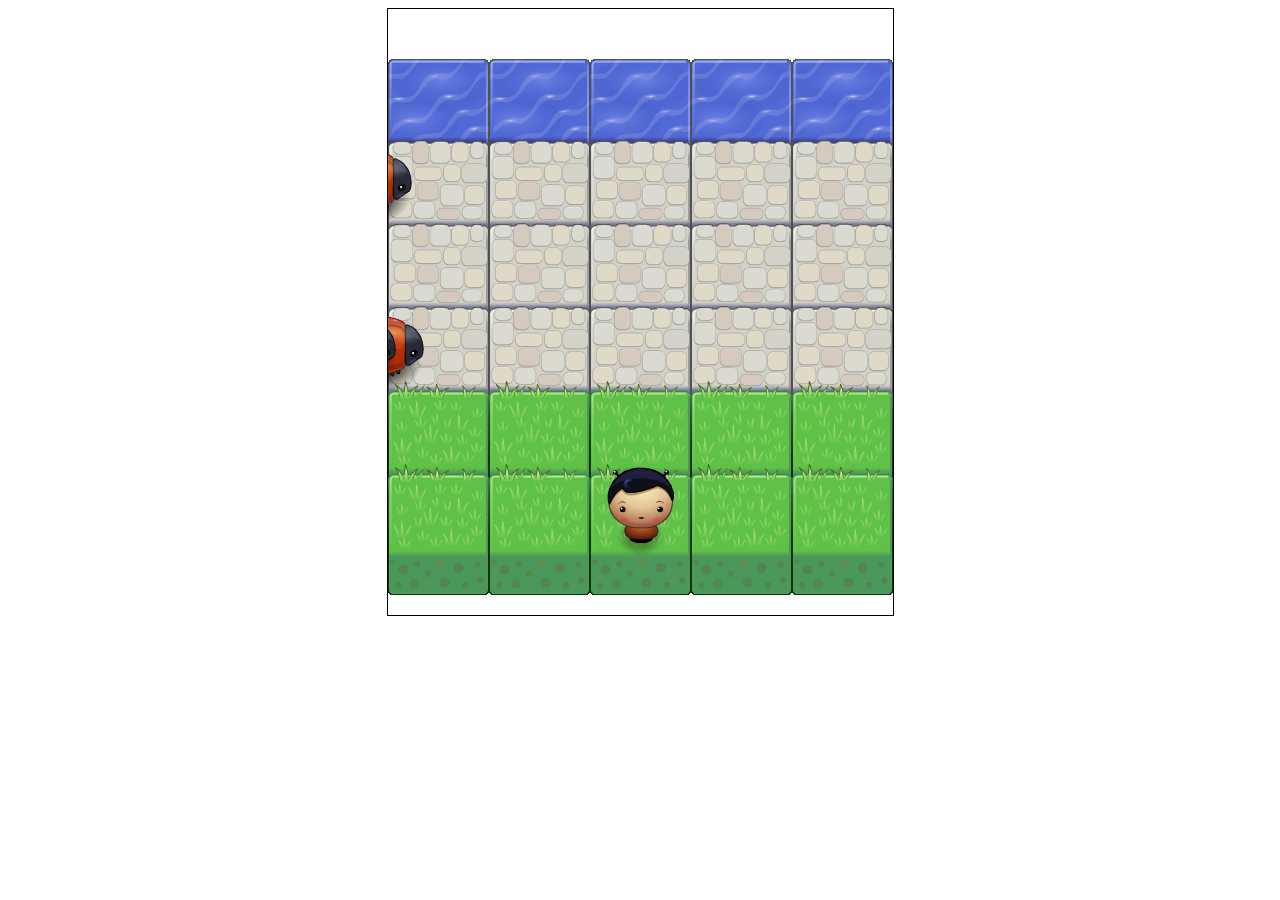
<file: OOPGame/index.html>
<!DOCTYPE html>
<html>
<head>
    <title>Effective JavaScript: Frogger</title>
    <link rel="stylesheet" href="css/style.css">
</head>
<body>
    <script src="js/resources.js"></script>
    <script src="js/board.js"></script>
    <script src="js/app.js"></script>
    <script src="js/engine.js"></script>
</body>
</html>
</file>
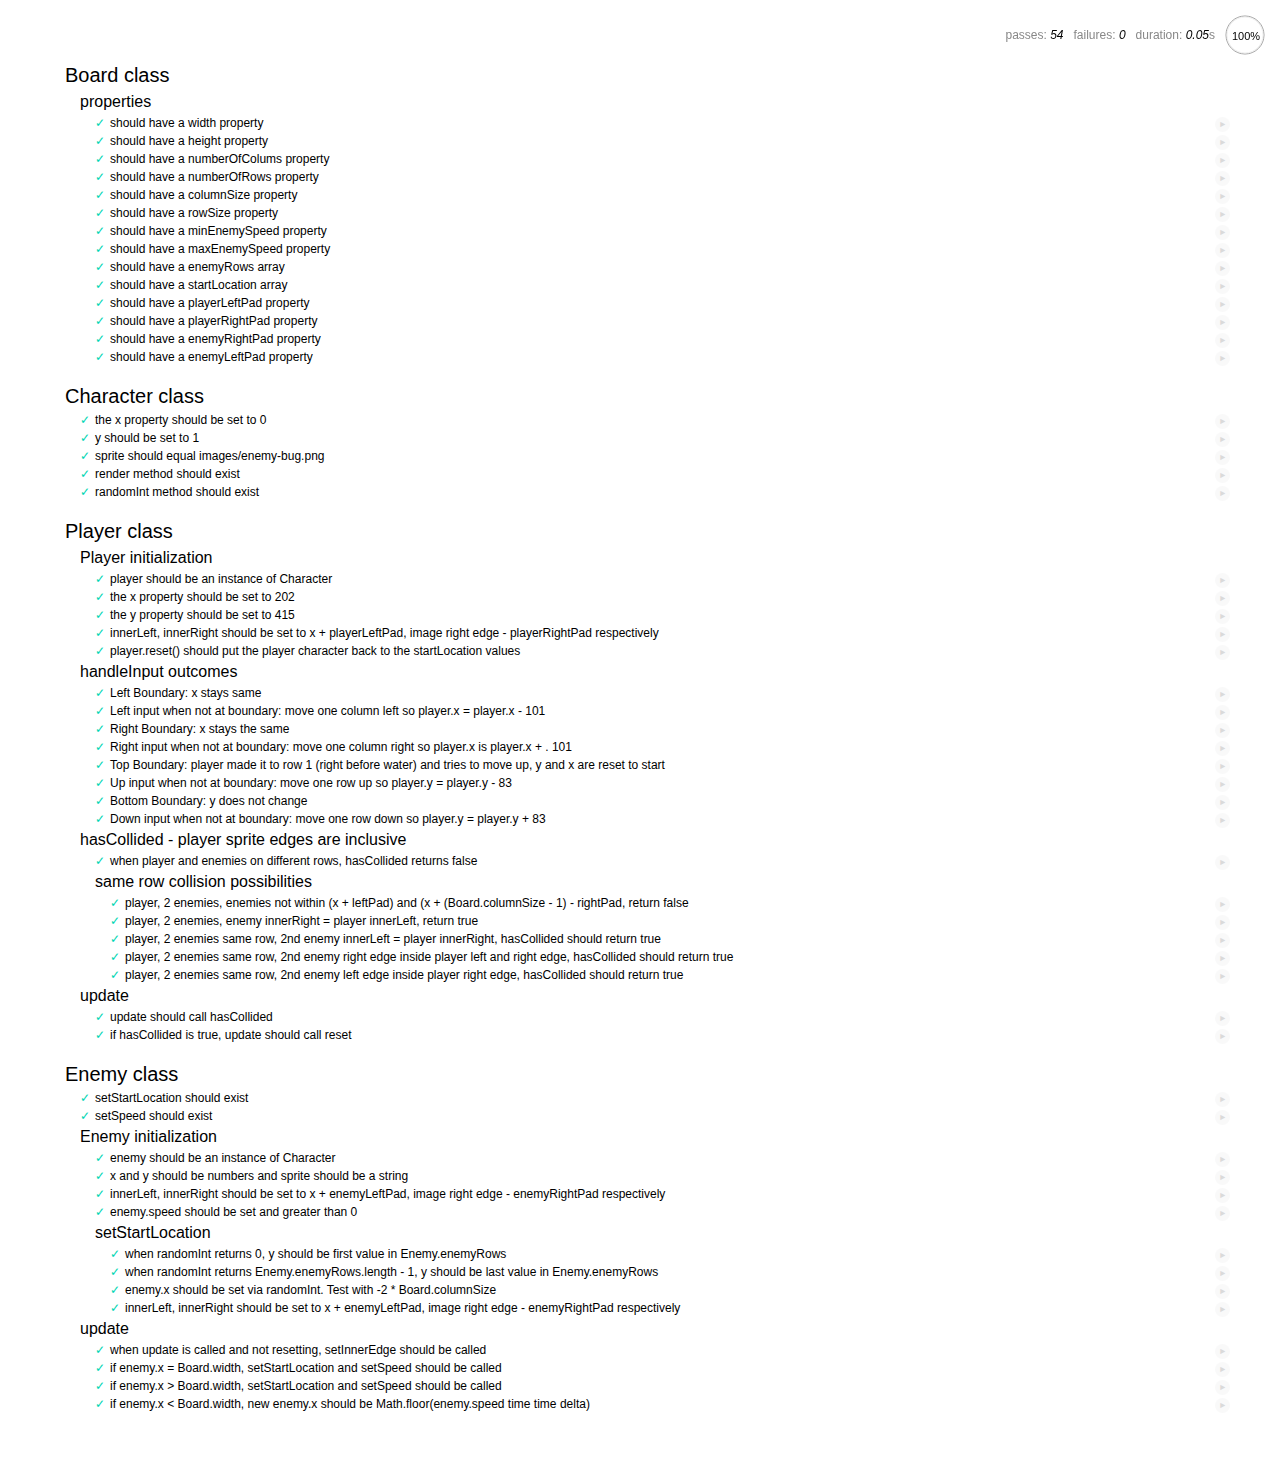
<file: OOPGame/test/tests.html>
<html>
  <head>
    <meta charset="utf-8">
    <title>Mocha Tests</title>
    <link rel="stylesheet" href="vendors/mocha.css" />
  </head>
  <body>
    <div id="mocha"></div>
    <script src="vendors/jquery.js"></script>
    <script src="vendors/chai.js"></script>
    <script src="vendors/sinon.js"></script>
    <script src="vendors/sinon-chai.js"></script>
    <script src="vendors/mocha.js"></script>
    <script src="../js/resources.js"></script>
    <script src="../js/board.js"></script>
    <script src="../js/app.js"></script>
    <script src="../js/engine.js"></script>
    <script>mocha.setup('bdd');</script>
    <script src="tests.js"></script>
    <script>
      mocha.checkLeaks();
      mocha.globals(['jQuery']);
      mocha.run();
    </script>
  </body>
</html>
</file>
<file: OOPGame/css/style.css>
body {
    text-align: center;
}
canvas {
    border: 1px solid #000;
}
</file>
<file: OOPGame/test/vendors/mocha.css>
@charset "utf-8";

body {
  margin:0;
}

#mocha {
  font: 20px/1.5 "Helvetica Neue", Helvetica, Arial, sans-serif;
  margin: 60px 50px;
}

#mocha ul,
#mocha li {
  margin: 0;
  padding: 0;
}

#mocha ul {
  list-style: none;
}

#mocha h1,
#mocha h2 {
  margin: 0;
}

#mocha h1 {
  margin-top: 15px;
  font-size: 1em;
  font-weight: 200;
}

#mocha h1 a {
  text-decoration: none;
  color: inherit;
}

#mocha h1 a:hover {
  text-decoration: underline;
}

#mocha .suite .suite h1 {
  margin-top: 0;
  font-size: .8em;
}

#mocha .hidden {
  display: none;
}

#mocha h2 {
  font-size: 12px;
  font-weight: normal;
  cursor: pointer;
}

#mocha .suite {
  margin-left: 15px;
}

#mocha .test {
  margin-left: 15px;
  overflow: hidden;
}

#mocha .test.pending:hover h2::after {
  content: '(pending)';
  font-family: arial, sans-serif;
}

#mocha .test.pass.medium .duration {
  background: #c09853;
}

#mocha .test.pass.slow .duration {
  background: #b94a48;
}

#mocha .test.pass::before {
  content: '✓';
  font-size: 12px;
  display: block;
  float: left;
  margin-right: 5px;
  color: #00d6b2;
}

#mocha .test.pass .duration {
  font-size: 9px;
  margin-left: 5px;
  padding: 2px 5px;
  color: #fff;
  -webkit-box-shadow: inset 0 1px 1px rgba(0,0,0,.2);
  -moz-box-shadow: inset 0 1px 1px rgba(0,0,0,.2);
  box-shadow: inset 0 1px 1px rgba(0,0,0,.2);
  -webkit-border-radius: 5px;
  -moz-border-radius: 5px;
  -ms-border-radius: 5px;
  -o-border-radius: 5px;
  border-radius: 5px;
}

#mocha .test.pass.fast .duration {
  display: none;
}

#mocha .test.pending {
  color: #0b97c4;
}

#mocha .test.pending::before {
  content: '◦';
  color: #0b97c4;
}

#mocha .test.fail {
  color: #c00;
}

#mocha .test.fail pre {
  color: black;
}

#mocha .test.fail::before {
  content: '✖';
  font-size: 12px;
  display: block;
  float: left;
  margin-right: 5px;
  color: #c00;
}

#mocha .test pre.error {
  color: #c00;
  max-height: 300px;
  overflow: auto;
}

/**
 * (1): approximate for browsers not supporting calc
 * (2): 42 = 2*15 + 2*10 + 2*1 (padding + margin + border)
 *      ^^ seriously
 */
#mocha .test pre {
  display: block;
  float: left;
  clear: left;
  font: 12px/1.5 monaco, monospace;
  margin: 5px;
  padding: 15px;
  border: 1px solid #eee;
  max-width: 85%; /*(1)*/
  max-width: calc(100% - 42px); /*(2)*/
  word-wrap: break-word;
  border-bottom-color: #ddd;
  -webkit-border-radius: 3px;
  -webkit-box-shadow: 0 1px 3px #eee;
  -moz-border-radius: 3px;
  -moz-box-shadow: 0 1px 3px #eee;
  border-radius: 3px;
}

#mocha .test h2 {
  position: relative;
}

#mocha .test a.replay {
  position: absolute;
  top: 3px;
  right: 0;
  text-decoration: none;
  vertical-align: middle;
  display: block;
  width: 15px;
  height: 15px;
  line-height: 15px;
  text-align: center;
  background: #eee;
  font-size: 15px;
  -moz-border-radius: 15px;
  border-radius: 15px;
  -webkit-transition: opacity 200ms;
  -moz-transition: opacity 200ms;
  transition: opacity 200ms;
  opacity: 0.3;
  color: #888;
}

#mocha .test:hover a.replay {
  opacity: 1;
}

#mocha-report.pass .test.fail {
  display: none;
}

#mocha-report.fail .test.pass {
  display: none;
}

#mocha-report.pending .test.pass,
#mocha-report.pending .test.fail {
  display: none;
}
#mocha-report.pending .test.pass.pending {
  display: block;
}

#mocha-error {
  color: #c00;
  font-size: 1.5em;
  font-weight: 100;
  letter-spacing: 1px;
}

#mocha-stats {
  position: fixed;
  top: 15px;
  right: 10px;
  font-size: 12px;
  margin: 0;
  color: #888;
  z-index: 1;
}

#mocha-stats .progress {
  float: right;
  padding-top: 0;
}

#mocha-stats em {
  color: black;
}

#mocha-stats a {
  text-decoration: none;
  color: inherit;
}

#mocha-stats a:hover {
  border-bottom: 1px solid #eee;
}

#mocha-stats li {
  display: inline-block;
  margin: 0 5px;
  list-style: none;
  padding-top: 11px;
}

#mocha-stats canvas {
  width: 40px;
  height: 40px;
}

#mocha code .comment { color: #ddd; }
#mocha code .init { color: #2f6fad; }
#mocha code .string { color: #5890ad; }
#mocha code .keyword { color: #8a6343; }
#mocha code .number { color: #2f6fad; }

@media screen and (max-device-width: 480px) {
  #mocha {
    margin: 60px 0px;
  }

  #mocha #stats {
    position: absolute;
  }
}
</file>
